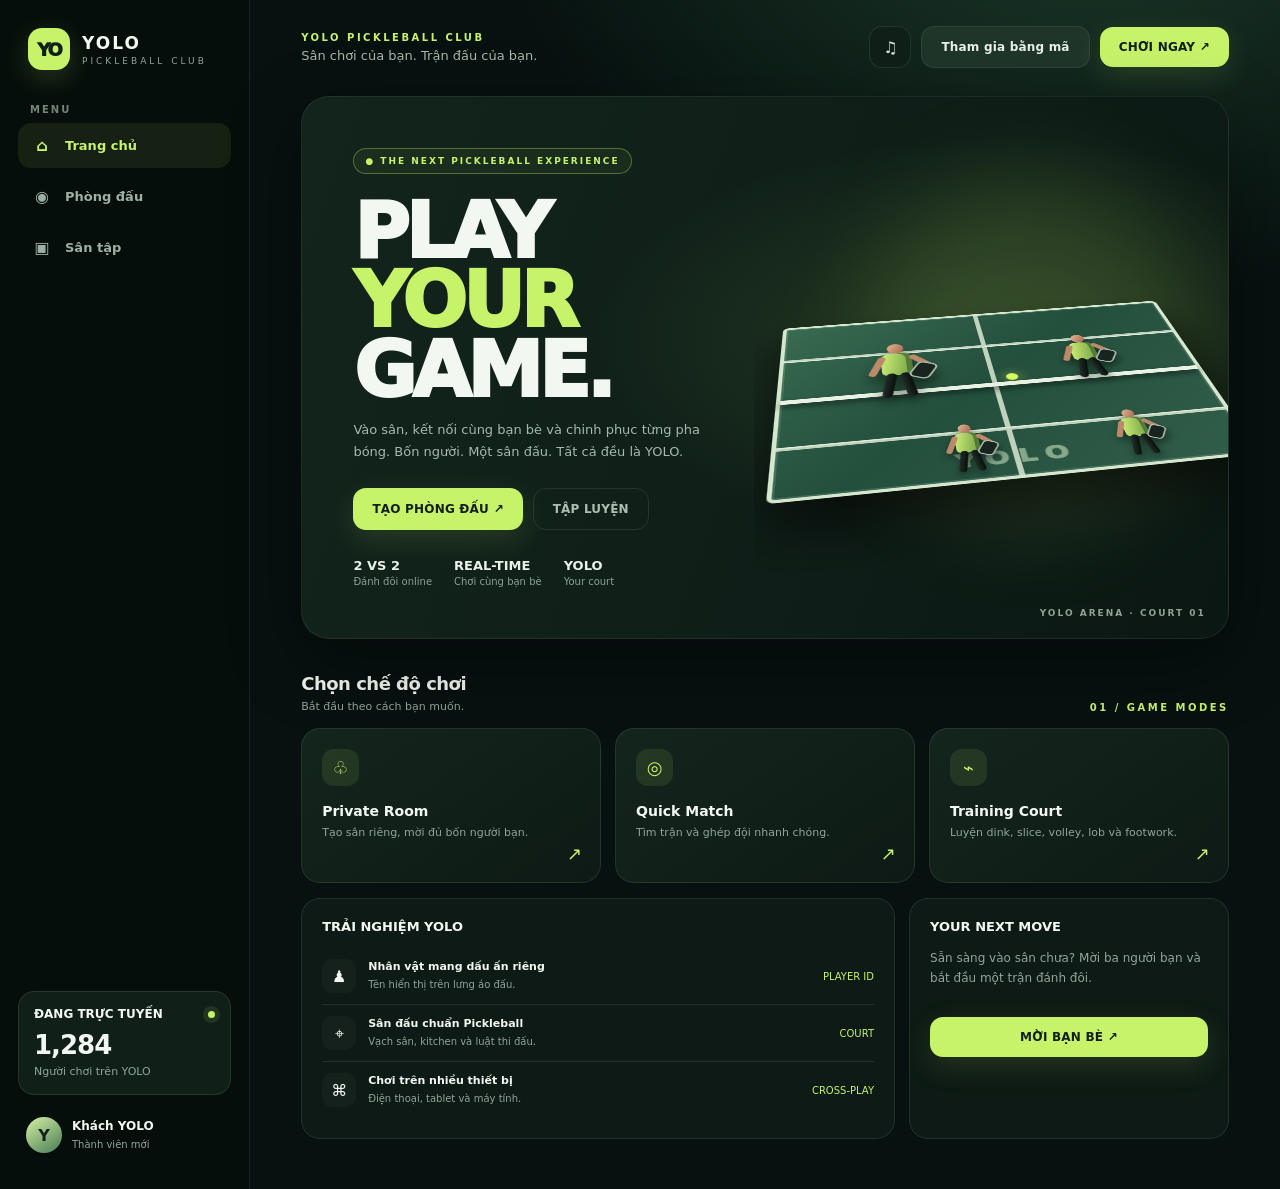
<file: index (11).html>
<!doctype html>
<html lang="vi">
<head>
<meta charset="utf-8">
<meta name="viewport" content="width=device-width, initial-scale=1, viewport-fit=cover">
<meta name="theme-color" content="#08120f">
<title>YOLO Pickleball — Play Your Game</title>
<style>
:root{
 --bg:#07110f;--panel:#0d1b17;--panel2:#12231d;--line:rgba(226,244,231,.10);
 --text:#f3f7f1;--muted:#91a59a;--lime:#c7f36b;--lime2:#a9df4f;
 --orange:#ffb36b;--red:#ff7777;--shadow:0 22px 70px rgba(0,0,0,.36);
 --radius:22px;
}
*{box-sizing:border-box}
html,body{margin:0;min-height:100%;background:radial-gradient(1000px 700px at 85% -10%,#1c392a 0%,transparent 60%),var(--bg);color:var(--text);font-family:Inter,ui-sans-serif,system-ui,-apple-system,BlinkMacSystemFont,"Segoe UI",sans-serif}
button,input{font:inherit}
button{cursor:pointer}
.app{min-height:100vh;display:grid;grid-template-columns:250px minmax(0,1fr)}
.sidebar{border-right:1px solid var(--line);padding:28px 18px;display:flex;flex-direction:column;gap:34px;background:rgba(5,14,11,.62);backdrop-filter:blur(18px)}
.brand{display:flex;align-items:center;gap:12px;padding:0 10px}
.brand-mark{width:42px;height:42px;border-radius:14px;background:var(--lime);display:grid;place-items:center;color:#102016;font-weight:1000;font-size:18px;letter-spacing:-2px;box-shadow:0 8px 28px #c7f36330}
.brand-name{font-weight:900;letter-spacing:2px;font-size:17px}.brand-sub{font-size:9px;color:var(--muted);letter-spacing:3px;margin-top:3px}
.nav-label{font-size:10px;color:#71857a;letter-spacing:2px;font-weight:800;padding:0 12px;margin-bottom:8px}
.nav{display:grid;gap:6px}
.nav button{border:0;color:#9eb0a5;background:transparent;text-align:left;padding:13px 14px;border-radius:13px;display:flex;gap:13px;align-items:center;font-weight:650;font-size:13px;transition:.2s}
.nav button:hover,.nav button.active{background:#c7f36b16;color:var(--lime)}
.nav .ico{width:20px;text-align:center;font-size:16px}
.side-bottom{margin-top:auto;display:grid;gap:14px}
.online{border:1px solid var(--line);background:#102019;border-radius:16px;padding:15px}
.online-top{display:flex;justify-content:space-between;align-items:center;font-size:12px;font-weight:750}
.pulse{width:7px;height:7px;background:var(--lime);border-radius:50%;box-shadow:0 0 0 5px #c7f36b19}
.online-num{font-size:26px;font-weight:900;margin-top:9px;letter-spacing:-1px}.online small{color:var(--muted);font-size:11px}
.profile{display:flex;align-items:center;gap:10px;padding:8px}
.avatar-mini{width:36px;height:36px;border-radius:50%;background:linear-gradient(145deg,#d6f2a3,#477b56);display:grid;place-items:center;color:#142019;font-weight:900}
.profile strong{font-size:12px;display:block}.profile small{font-size:10px;color:var(--muted)}
main{min-width:0;padding:26px clamp(18px,4vw,56px) 50px}
.topbar{display:flex;align-items:center;justify-content:space-between;gap:20px;margin-bottom:28px}
.eyebrow{font-size:10px;color:var(--lime);letter-spacing:2.5px;font-weight:850}
.top-title{font-size:13px;color:#a8b8ad;margin-top:5px}
.top-actions{display:flex;gap:10px;align-items:center}
.icon-btn{width:42px;height:42px;border:1px solid var(--line);border-radius:13px;background:#102019;color:#dce8dd}
.primary,.secondary,.ghost{border:0;border-radius:13px;padding:13px 19px;font-size:12px;font-weight:850;letter-spacing:.2px;transition:.2s}
.primary{background:var(--lime);color:#132016;box-shadow:0 9px 30px #c7f36b22}
.primary:hover{background:#d8ff88;transform:translateY(-1px)}
.secondary{background:#20352a;color:#e7f1e8;border:1px solid #ffffff12}
.ghost{background:transparent;color:#aebeb3;border:1px solid var(--line)}
.hero{position:relative;overflow:hidden;min-height:390px;border-radius:28px;border:1px solid #ffffff12;background:
 radial-gradient(650px 330px at 75% 45%,#a9d65a27,transparent 62%),
 linear-gradient(110deg,#13241c 0%,#102019 45%,#0b1713 100%);box-shadow:var(--shadow);display:grid;grid-template-columns:1fr 1.05fr}
.hero-copy{padding:clamp(26px,4vw,52px);position:relative;z-index:2;display:flex;flex-direction:column;justify-content:center;align-items:flex-start}
.hero-tag{border:1px solid #c7f36b55;color:var(--lime);border-radius:99px;padding:7px 11px;font-size:9px;font-weight:900;letter-spacing:2px;background:#c7f36b0d}
h1{font-size:clamp(42px,6vw,76px);line-height:.91;letter-spacing:-4px;margin:23px 0 14px;font-weight:950}
h1 span{color:var(--lime)}
.hero-copy p{color:#a7b8ad;line-height:1.7;max-width:390px;font-size:13px;margin:0 0 25px}
.hero-actions{display:flex;gap:10px;flex-wrap:wrap}
.hero-meta{display:flex;gap:22px;margin-top:28px;color:#8da096;font-size:10px}
.hero-meta b{color:#e8f1e8;font-size:13px;display:block;margin-bottom:3px}
.court-stage{position:relative;min-height:350px;display:grid;place-items:center;perspective:850px;overflow:hidden}
.arena-glow{position:absolute;width:72%;height:65%;background:#b9ee6920;filter:blur(45px);border-radius:50%;top:14%;right:5%}
.court{position:relative;width:min(88%,600px);aspect-ratio:1.45;transform:rotateX(58deg) rotateZ(-9deg) translateY(30px);border:4px solid #d5e7ce;border-radius:7px;background:linear-gradient(135deg,#386b50,#234f3d 48%,#315e49);box-shadow:0 35px 60px #0009, inset 0 0 0 2px #ffffff22}
.court:before{content:"";position:absolute;inset:0;background:linear-gradient(90deg,transparent 49.5%,#e7f2dd 49.5%,#e7f2dd 50.5%,transparent 50.5%),linear-gradient(0deg,transparent 23%,#e7f2dd 23%,#e7f2dd 24%,transparent 24%,transparent 76%,#e7f2dd 76%,#e7f2dd 77%,transparent 77%);opacity:.8}
.court:after{content:"";position:absolute;left:0;right:0;top:49%;height:7px;background:#eaf1e5;box-shadow:0 5px 10px #0008}
.kitchen{position:absolute;top:24%;bottom:24%;left:0;right:0;border-top:2px solid #dce9d8;border-bottom:2px solid #dce9d8}
.court-logo{position:absolute;bottom:4%;left:50%;transform:translateX(-50%);font-size:25px;letter-spacing:8px;font-weight:1000;color:#d9f0cb88}
.player{position:absolute;width:42px;height:102px;z-index:2;transform:translateZ(35px);filter:drop-shadow(0 14px 8px #06100a88)}
.player .head{position:absolute;left:14px;top:0;width:17px;height:19px;border-radius:50%;background:linear-gradient(120deg,#e9b99a,#9e6549)}
.player .body{position:absolute;left:7px;top:19px;width:31px;height:42px;border-radius:10px 10px 7px 7px;background:linear-gradient(100deg,#d2f27a,#6e9d42);box-shadow:inset -6px 0 #547c36}
.player .arm{position:absolute;top:25px;width:8px;height:37px;border-radius:9px;background:#bd896b;transform-origin:top}
.player .arm.a{left:5px;transform:rotate(20deg)}.player .arm.b{right:1px;transform:rotate(-40deg)}
.player .leg{position:absolute;top:57px;width:10px;height:43px;border-radius:8px;background:linear-gradient(90deg,#202c27,#080f0c);transform-origin:top}
.player .leg.a{left:12px;transform:rotate(10deg)}.player .leg.b{left:24px;transform:rotate(-8deg)}
.player .paddle{position:absolute;right:-17px;top:40px;width:22px;height:30px;border-radius:7px;background:#18241f;border:2px solid #b5c3b5;transform:rotate(28deg)}
.player.p2{transform:translateZ(28px) scale(.83);filter:drop-shadow(0 10px 7px #06100a88)}
.player.p3,.player.p4{transform:translateZ(20px) scale(.68);filter:drop-shadow(0 9px 7px #06100a88)}
.ball{position:absolute;width:12px;height:12px;background:#d8fa61;border-radius:50%;top:44%;left:53%;z-index:4;box-shadow:0 0 15px #d8fa61aa}
.court-label{position:absolute;bottom:20px;right:22px;color:#d5e6d8aa;font-size:9px;letter-spacing:2px;font-weight:900}
.section-head{display:flex;align-items:end;justify-content:space-between;margin:34px 0 15px;gap:15px}
.section-head h2{font-size:18px;letter-spacing:-.5px;margin:0}.section-head p{color:var(--muted);font-size:11px;margin:6px 0 0}
.mode-grid{display:grid;grid-template-columns:repeat(3,1fr);gap:14px}
.mode-card{background:linear-gradient(145deg,#14251d,#0e1a15);border:1px solid var(--line);border-radius:19px;padding:20px;min-height:155px;position:relative;overflow:hidden;cursor:pointer;transition:.2s}
.mode-card:hover{transform:translateY(-3px);border-color:#c7f36b66;background:#172b20}
.mode-icon{width:37px;height:37px;border-radius:12px;background:#c7f36b18;color:var(--lime);display:grid;place-items:center;font-size:18px;margin-bottom:17px}
.mode-card h3{font-size:14px;margin:0 0 6px}.mode-card p{font-size:11px;color:var(--muted);margin:0;line-height:1.5}
.mode-arrow{position:absolute;right:18px;bottom:18px;color:var(--lime);font-size:18px}
.bottom-grid{display:grid;grid-template-columns:1.3fr .7fr;gap:14px;margin-top:15px}
.panel{border:1px solid var(--line);background:#0d1a15;border-radius:19px;padding:20px}
.panel h3{font-size:13px;margin:0 0 14px}
.feature-row{display:flex;align-items:center;gap:12px;padding:11px 0;border-top:1px solid var(--line)}
.feature-row:first-of-type{border-top:0}
.feature-icon{width:34px;height:34px;display:grid;place-items:center;background:#ffffff08;border-radius:10px}
.feature-row b{font-size:11px;display:block}.feature-row small{font-size:10px;color:var(--muted)}
.feature-row em{margin-left:auto;color:var(--lime);font-size:10px;font-style:normal}
.screen{display:none}.screen.active{display:block}
.page-heading{display:flex;justify-content:space-between;align-items:end;gap:15px;margin:12px 0 22px}
.page-heading h1{font-size:42px;letter-spacing:-2px;margin:8px 0 0}.page-heading p{color:var(--muted);font-size:12px;margin:7px 0 0}
.lobby-wrap{display:grid;grid-template-columns:1.25fr .75fr;gap:16px}
.lobby-card,.settings-card{border:1px solid var(--line);background:linear-gradient(145deg,#13231b,#0d1914);border-radius:22px;padding:22px}
.lobby-top{display:flex;justify-content:space-between;align-items:center;margin-bottom:18px}
.room-code{background:#ffffff08;border:1px solid var(--line);border-radius:10px;padding:8px 12px;color:var(--lime);font-weight:900;letter-spacing:2px;font-size:12px}
.slots{display:grid;grid-template-columns:repeat(2,1fr);gap:12px}
.slot{min-height:170px;border:1px solid #ffffff12;background:linear-gradient(160deg,#1b3024,#0c1712);border-radius:17px;padding:16px;position:relative;overflow:hidden}
.slot.ready{border-color:#c7f36b55}
.slot-num{font-size:9px;color:#81978a;letter-spacing:2px;font-weight:900}
.mini-player{height:77px;display:flex;justify-content:center;align-items:center;position:relative}
.mini-person{width:32px;height:63px;position:relative;filter:drop-shadow(0 7px 7px #0009)}
.mini-person:before{content:"";position:absolute;top:0;left:10px;width:13px;height:14px;border-radius:50%;background:#d1a081}
.mini-person:after{content:"";position:absolute;top:14px;left:4px;width:25px;height:27px;border-radius:7px;background:linear-gradient(100deg,#d2f27a,#618c40)}
.mini-person i{position:absolute;top:39px;left:8px;width:8px;height:24px;background:#202c27;border-radius:6px;box-shadow:10px 0 #202c27}
.slot-name{font-size:12px;font-weight:850;text-align:center}.slot-state{font-size:9px;color:var(--muted);text-align:center;margin-top:4px}
.slot .team-tag{position:absolute;top:13px;right:13px;font-size:8px;color:#c7f36b;background:#c7f36b14;border-radius:30px;padding:5px 7px}
.empty-plus{width:42px;height:42px;border-radius:50%;border:1px dashed #789083;color:#9db0a4;display:grid;place-items:center;font-size:20px;margin:auto}
.form-label{font-size:10px;color:#a7b7ab;font-weight:800;display:block;margin:15px 0 7px}
.field{width:100%;background:#08130f;border:1px solid #ffffff1a;border-radius:11px;padding:12px 13px;color:#f3f7f1;outline:none}
.field:focus{border-color:#c7f36b88}
.color-row{display:flex;gap:8px;margin-top:10px}
.swatch{width:25px;height:25px;border-radius:50%;border:2px solid transparent}.swatch.selected{outline:2px solid var(--lime);outline-offset:3px}
.full{width:100%;margin-top:16px}
.match-top{display:flex;align-items:center;justify-content:space-between;margin:10px 0 15px}
.scoreboard{display:flex;align-items:center;gap:22px;background:#101f18;border:1px solid var(--line);padding:12px 22px;border-radius:16px}
.score-team{text-align:center;min-width:80px}.score-team small{display:block;color:var(--muted);font-size:9px;letter-spacing:1px}.score-team strong{font-size:30px;letter-spacing:-1px}.score-team.you strong{color:var(--lime)}.score-sep{color:#718278;font-size:11px;font-weight:900}
.match-arena{position:relative;min-height:440px;border:1px solid #ffffff18;border-radius:24px;overflow:hidden;background:radial-gradient(ellipse at 50% 30%,#335f43,#193c2c 60%,#0d2118);box-shadow:var(--shadow)}
.arena-ceiling{position:absolute;inset:0;background:repeating-linear-gradient(90deg,transparent 0 90px,#ffffff06 91px 93px),linear-gradient(180deg,#d6eddf0d,transparent 50%)}
.match-court{position:absolute;width:76%;height:76%;left:12%;top:11%;border:3px solid #e5eee2;border-radius:3px;transform:perspective(700px) rotateX(12deg);background:linear-gradient(120deg,#315f78,#254e69 52%,#326b7d);box-shadow:0 20px 45px #0007}
.match-court:before{content:"";position:absolute;inset:0;background:linear-gradient(90deg,transparent 49.5%,#e5eee2 49.5%,#e5eee2 50.5%,transparent 50.5%),linear-gradient(0deg,transparent 24%,#e5eee2 24%,#e5eee2 24.7%,transparent 24.7%,transparent 75.3%,#e5eee2 75.3%,#e5eee2 76%,transparent 76%);opacity:.8}
.match-court:after{content:"";position:absolute;left:0;right:0;top:50%;height:5px;background:#f4f7ef;box-shadow:0 4px 9px #0008}
.match-kitchen{position:absolute;top:25%;bottom:25%;left:0;right:0;border-top:2px solid #e5eee2;border-bottom:2px solid #e5eee2}
.yolo-mark{position:absolute;bottom:7%;left:50%;transform:translateX(-50%);font-size:clamp(16px,3vw,28px);font-weight:1000;letter-spacing:8px;color:#e5f1d4a0}
.match-person{position:absolute;width:50px;height:125px;z-index:4;filter:drop-shadow(0 12px 8px #0009)}
.match-person .mh{position:absolute;top:0;left:17px;width:19px;height:20px;border-radius:50%;background:#d2a080}
.match-person .mb{position:absolute;top:20px;left:8px;width:37px;height:47px;border-radius:10px 10px 7px 7px;background:linear-gradient(100deg,#d7f57e,#709d42)}
.match-person .ml{position:absolute;top:63px;left:14px;width:11px;height:56px;border-radius:8px;background:#17211c;transform:rotate(8deg);transform-origin:top}
.match-person .ml.r{left:29px;transform:rotate(-7deg)}
.match-person .ma{position:absolute;top:27px;left:3px;width:9px;height:43px;border-radius:8px;background:#bd8b6e;transform:rotate(18deg);transform-origin:top}
.match-person .ma.r{left:41px;transform:rotate(-45deg)}
.match-person .jersey-name{position:absolute;top:34px;left:11px;width:32px;text-align:center;font-size:5px;font-weight:1000;color:#1d2b17;letter-spacing:.4px;z-index:3}
.match-person .paddle{position:absolute;top:56px;right:-7px;width:21px;height:27px;border-radius:6px;background:#15241d;border:2px solid #d6e3d1;transform:rotate(22deg)}
.match-person.back{transform:scale(1.05)}
.match-person.far{transform:scale(.62);opacity:.95}
.match-ball{position:absolute;width:12px;height:12px;background:#d8f35f;border-radius:50%;left:53%;top:45%;box-shadow:0 0 16px #d8f35f}
.match-hud{position:absolute;inset:auto 18px 16px;display:flex;justify-content:space-between;align-items:end;gap:10px;z-index:5}
.hud-tip{background:#07110fc9;border:1px solid #ffffff1c;border-radius:11px;padding:9px 12px;font-size:9px;color:#d6e3d7;backdrop-filter:blur(12px)}
.controls{display:flex;gap:7px;flex-wrap:wrap;justify-content:end}
.control{border:1px solid #ffffff24;background:#07110fd9;color:#f0f5ed;border-radius:12px;padding:10px 12px;font-size:10px;font-weight:850;min-width:58px}
.control.primary-control{background:var(--lime);color:#152016;border-color:var(--lime)}
.match-bottom{display:flex;justify-content:space-between;align-items:center;margin-top:14px;gap:12px}
.match-bottom small{color:var(--muted);font-size:10px}
.toast{position:fixed;left:50%;bottom:24px;transform:translate(-50%,20px);background:#d5f58c;color:#172219;border-radius:12px;padding:12px 17px;font-size:12px;font-weight:800;opacity:0;pointer-events:none;transition:.25s;z-index:20;box-shadow:var(--shadow)}
.toast.show{opacity:1;transform:translate(-50%,0)}
.modal-back{display:none;position:fixed;inset:0;background:#0009;backdrop-filter:blur(8px);z-index:30;place-items:center;padding:20px}
.modal-back.show{display:grid}
.modal{width:min(100%,420px);background:#102019;border:1px solid var(--line);border-radius:22px;padding:24px;box-shadow:var(--shadow)}
.modal h2{margin:0 0 8px;font-size:22px}.modal p{color:var(--muted);font-size:12px;line-height:1.6}
.modal-actions{display:flex;gap:9px;margin-top:18px}
@media(max-width:900px){
 .app{grid-template-columns:76px minmax(0,1fr)}.sidebar{padding:22px 10px;align-items:center}.brand{padding:0}.brand-name,.brand-sub,.nav-label,.nav button .nav-text,.online,.profile .profile-text{display:none}.nav{width:100%}.nav button{justify-content:center;padding:13px 5px}.side-bottom{width:100%;justify-items:center}
 main{padding:22px 22px 40px}.hero{grid-template-columns:1fr .9fr}.hero-copy{padding:30px}.hero h1{font-size:54px}
}
@media(max-width:650px){
 .app{display:block;padding-bottom:72px}.sidebar{position:fixed;z-index:15;left:0;right:0;bottom:0;top:auto;height:66px;padding:7px 12px;border-right:0;border-top:1px solid var(--line);display:block;background:#08130ff2}
 .brand,.nav-label,.side-bottom{display:none}.nav{display:flex;justify-content:space-around}.nav button{flex:1;display:flex;flex-direction:column;gap:3px;padding:6px 2px;font-size:9px}.nav button .nav-text{display:block;font-size:8px}
 main{padding:18px 14px 30px}.topbar{margin-bottom:18px}.top-actions .secondary{display:none}
 .hero{display:block;min-height:0}.hero-copy{padding:27px 23px 18px}.hero h1{font-size:51px;letter-spacing:-3px;margin:18px 0 12px}.hero-copy p{font-size:12px}.hero-meta{margin-top:19px}
 .court-stage{min-height:205px}.court{width:78%;transform:rotateX(58deg) rotateZ(-9deg) translateY(6px)}.court-label{bottom:8px}
 .mode-grid{grid-template-columns:1fr}.mode-card{min-height:115px;padding:16px}.mode-icon{margin-bottom:10px}.bottom-grid{grid-template-columns:1fr}
 .section-head{margin-top:25px}.page-heading h1{font-size:34px}.lobby-wrap{grid-template-columns:1fr}.lobby-card,.settings-card{padding:15px}.slot{min-height:145px}.match-top{align-items:flex-start;flex-direction:column}.scoreboard{width:100%;justify-content:center}.match-arena{min-height:430px}.match-court{width:90%;left:5%;height:75%}.match-person{transform:scale(.82)}.match-person.far{transform:scale(.53)}.match-hud{inset:auto 8px 9px;display:grid;gap:7px}.controls{justify-content:center}.control{padding:10px 8px;min-width:52px}.hud-tip{justify-self:start}.match-bottom{align-items:flex-start;flex-direction:column}
}
</style>
</head>
<body>
<div class="app">
 <aside class="sidebar">
  <div class="brand"><div class="brand-mark">YO</div><div><div class="brand-name">YOLO</div><div class="brand-sub">PICKLEBALL CLUB</div></div></div>
  <div style="width:100%">
   <div class="nav-label">MENU</div>
   <nav class="nav">
    <button class="active" data-screen="home"><span class="ico">⌂</span><span class="nav-text">Trang chủ</span></button>
    <button data-screen="lobby"><span class="ico">◉</span><span class="nav-text">Phòng đấu</span></button>
    <button data-screen="match"><span class="ico">▣</span><span class="nav-text">Sân tập</span></button>
   </nav>
  </div>
  <div class="side-bottom">
   <div class="online"><div class="online-top"><span>ĐANG TRỰC TUYẾN</span><i class="pulse"></i></div><div class="online-num">1,284</div><small>Người chơi trên YOLO</small></div>
   <div class="profile"><div class="avatar-mini">Y</div><div class="profile-text"><strong>Khách YOLO</strong><small>Thành viên mới</small></div></div>
  </div>
 </aside>
 <main>
  <div class="topbar">
   <div><div class="eyebrow">YOLO PICKLEBALL CLUB</div><div class="top-title">Sân chơi của bạn. Trận đấu của bạn.</div></div>
   <div class="top-actions"><button class="icon-btn" title="Âm thanh">♫</button><button class="secondary" id="openJoin">Tham gia bằng mã</button><button class="primary" id="quickPlay">CHƠI NGAY ↗</button></div>
  </div>

  <section class="screen active" id="home">
   <div class="hero">
    <div class="hero-copy">
     <div class="hero-tag">● THE NEXT PICKLEBALL EXPERIENCE</div>
     <h1>PLAY<br><span>YOUR</span><br>GAME.</h1>
     <p>Vào sân, kết nối cùng bạn bè và chinh phục từng pha bóng. Bốn người. Một sân đấu. Tất cả đều là YOLO.</p>
     <div class="hero-actions"><button class="primary" id="createRoom">TẠO PHÒNG ĐẤU ↗</button><button class="ghost" id="train">TẬP LUYỆN</button></div>
     <div class="hero-meta"><div><b>2 VS 2</b>Đánh đôi online</div><div><b>REAL-TIME</b>Chơi cùng bạn bè</div><div><b>YOLO</b>Your court</div></div>
    </div>
    <div class="court-stage">
     <div class="arena-glow"></div>
     <div class="court">
      <div class="kitchen"></div><div class="court-logo">YOLO</div>
      <div class="player" style="left:22%;top:17%"><div class="head"></div><div class="body"></div><div class="arm a"></div><div class="arm b"></div><div class="leg a"></div><div class="leg b"></div><div class="paddle"></div></div>
      <div class="player p2" style="left:69%;top:18%"><div class="head"></div><div class="body"></div><div class="arm a"></div><div class="arm b"></div><div class="leg a"></div><div class="leg b"></div><div class="paddle"></div></div>
      <div class="player p3" style="left:35%;top:66%"><div class="head"></div><div class="body"></div><div class="arm a"></div><div class="arm b"></div><div class="leg a"></div><div class="leg b"></div><div class="paddle"></div></div>
      <div class="player p4" style="left:72%;top:66%"><div class="head"></div><div class="body"></div><div class="arm a"></div><div class="arm b"></div><div class="leg a"></div><div class="leg b"></div><div class="paddle"></div></div>
      <div class="ball"></div>
     </div>
     <div class="court-label">YOLO ARENA · COURT 01</div>
    </div>
   </div>
   <div class="section-head"><div><h2>Chọn chế độ chơi</h2><p>Bắt đầu theo cách bạn muốn.</p></div><span class="eyebrow">01 / GAME MODES</span></div>
   <div class="mode-grid">
    <div class="mode-card" data-go="lobby"><div class="mode-icon">♧</div><h3>Private Room</h3><p>Tạo sân riêng, mời đủ bốn người bạn.</p><div class="mode-arrow">↗</div></div>
    <div class="mode-card" data-go="lobby"><div class="mode-icon">◎</div><h3>Quick Match</h3><p>Tìm trận và ghép đội nhanh chóng.</p><div class="mode-arrow">↗</div></div>
    <div class="mode-card" data-go="match"><div class="mode-icon">⌁</div><h3>Training Court</h3><p>Luyện dink, slice, volley, lob và footwork.</p><div class="mode-arrow">↗</div></div>
   </div>
   <div class="bottom-grid">
    <div class="panel"><h3>TRẢI NGHIỆM YOLO</h3>
     <div class="feature-row"><div class="feature-icon">♟</div><div><b>Nhân vật mang dấu ấn riêng</b><small>Tên hiển thị trên lưng áo đấu.</small></div><em>PLAYER ID</em></div>
     <div class="feature-row"><div class="feature-icon">⌖</div><div><b>Sân đấu chuẩn Pickleball</b><small>Vạch sân, kitchen và luật thi đấu.</small></div><em>COURT</em></div>
     <div class="feature-row"><div class="feature-icon">⌘</div><div><b>Chơi trên nhiều thiết bị</b><small>Điện thoại, tablet và máy tính.</small></div><em>CROSS-PLAY</em></div>
    </div>
    <div class="panel"><h3>YOUR NEXT MOVE</h3><p style="font-size:12px;line-height:1.7;color:var(--muted)">Sẵn sàng vào sân chưa? Mời ba người bạn và bắt đầu một trận đánh đôi.</p><button class="primary full" id="inviteBtn">MỜI BẠN BÈ ↗</button></div>
   </div>
  </section>

  <section class="screen" id="lobby">
   <div class="page-heading"><div><div class="eyebrow">YOLO ARENA / PRIVATE MATCH</div><h1>Phòng đấu.</h1><p>Tạo đội hình của bạn. Bốn vị trí, hai đội.</p></div><button class="ghost" data-go="home">← Trang chủ</button></div>
   <div class="lobby-wrap">
    <div class="lobby-card">
     <div class="lobby-top"><div><div class="eyebrow">PLAYER LOBBY</div><h2 style="font-size:19px;margin:6px 0 0">Sân YOLO · Đánh đôi</h2></div><div class="room-code" id="roomCode">YOLO-2486</div></div>
     <div class="slots">
      <div class="slot ready"><span class="team-tag">TEAM A</span><div class="slot-num">PLAYER 01</div><div class="mini-player"><div class="mini-person"><i></i></div></div><div class="slot-name" id="slotName">YOUR NAME</div><div class="slot-state">● Bạn · Chủ phòng</div></div>
      <div class="slot"><span class="team-tag">TEAM B</span><div class="slot-num">PLAYER 02</div><div class="mini-player"><div class="empty-plus">+</div></div><div class="slot-name">Đang chờ người chơi</div><div class="slot-state">Chia sẻ mã phòng để mời</div></div>
      <div class="slot"><span class="team-tag">TEAM A</span><div class="slot-num">PLAYER 03</div><div class="mini-player"><div class="empty-plus">+</div></div><div class="slot-name">Đang chờ người chơi</div><div class="slot-state">Chưa tham gia</div></div>
      <div class="slot"><span class="team-tag">TEAM B</span><div class="slot-num">PLAYER 04</div><div class="mini-player"><div class="empty-plus">+</div></div><div class="slot-name">Đang chờ người chơi</div><div class="slot-state">Chưa tham gia</div></div>
     </div>
     <div style="display:flex;justify-content:space-between;align-items:center;gap:10px;margin-top:18px"><span style="font-size:10px;color:var(--muted)">Cần đủ 4 người để bắt đầu trận.</span><button class="primary" id="startMatch">BẮT ĐẦU TẬP ↗</button></div>
    </div>
    <div class="settings-card">
     <div class="eyebrow">PLAYER PROFILE</div><h3 style="font-size:18px;margin:8px 0 4px">Tùy chỉnh người chơi</h3><p style="font-size:11px;color:var(--muted);line-height:1.6;margin:0">Tên này sẽ xuất hiện trên lưng áo nhân vật trong trận.</p>
     <label class="form-label" for="playerName">TÊN TRÊN ÁO ĐẤU</label><input class="field" id="playerName" maxlength="14" placeholder="Nhập tên của bạn" value="YOUR NAME">
     <div style="display:flex;justify-content:space-between;margin-top:7px"><small style="color:var(--muted);font-size:9px">Tối đa 14 ký tự</small><small id="namePreview" style="color:var(--lime);font-size:9px;font-weight:900">YOUR NAME</small></div>
     <label class="form-label">MÀU ÁO</label><div class="color-row"><button class="swatch selected" data-color="#c7f36b" style="background:#c7f36b"></button><button class="swatch" data-color="#73c8e8" style="background:#73c8e8"></button><button class="swatch" data-color="#f0a0a0" style="background:#f0a0a0"></button><button class="swatch" data-color="#e7e9e3" style="background:#e7e9e3"></button></div>
     <button class="secondary full" id="copyCode">SAO CHÉP MÃ PHÒNG</button>
     <button class="ghost full" id="joinCode">NHẬP MÃ PHÒNG BẠN</button>
    </div>
   </div>
  </section>

  <section class="screen" id="match">
   <div class="match-top"><div><div class="eyebrow">YOLO ARENA / COURT 01</div><div style="font-size:19px;font-weight:900;margin-top:5px">Training Match</div></div>
    <div class="scoreboard"><div class="score-team you"><small>TEAM YOLO</small><strong id="scoreA">05</strong></div><div class="score-sep">—</div><div class="score-team"><small>OPPONENT</small><strong id="scoreB">04</strong></div></div>
    <button class="ghost" data-go="home">THOÁT SÂN</button>
   </div>
   <div class="match-arena">
    <div class="arena-ceiling"></div><div class="match-court"><div class="match-kitchen"></div><div class="yolo-mark">YOLO</div></div>
    <div class="match-person back" style="left:27%;top:47%"><div class="mh"></div><div class="mb"></div><div class="jersey-name" id="jerseyName">YOUR NAME</div><div class="ma"></div><div class="ma r"></div><div class="ml"></div><div class="ml r"></div><div class="paddle"></div></div>
    <div class="match-person back" style="left:57%;top:49%;transform:scale(.91)"><div class="mh"></div><div class="mb" style="background:linear-gradient(100deg,#83c8eb,#367c9c)"></div><div class="ma"></div><div class="ma r"></div><div class="ml"></div><div class="ml r"></div><div class="paddle"></div></div>
    <div class="match-person far" style="left:34%;top:15%"><div class="mh"></div><div class="mb" style="background:linear-gradient(100deg,#e7a1a1,#a75a61)"></div><div class="ma"></div><div class="ma r"></div><div class="ml"></div><div class="ml r"></div><div class="paddle"></div></div>
    <div class="match-person far" style="left:62%;top:15%"><div class="mh"></div><div class="mb" style="background:linear-gradient(100deg,#e7a1a1,#a75a61)"></div><div class="ma"></div><div class="ma r"></div><div class="ml"></div><div class="ml r"></div><div class="paddle"></div></div>
    <div class="match-ball" id="matchBall"></div>
    <div class="match-hud"><div class="hud-tip" id="shotTip">READY POSITION · Chọn cú đánh</div><div class="controls"><button class="control" data-shot="DINK">DINK</button><button class="control" data-shot="SLICE">SLICE</button><button class="control" data-shot="LOB">LOB</button><button class="control" data-shot="VOLLEY">VOLLEY</button><button class="control primary-control" data-shot="DRIVE">DRIVE</button></div></div>
   </div>
   <div class="match-bottom"><small>WASD / phím mũi tên để di chuyển · Chạm nút để chọn kỹ thuật</small><button class="secondary" id="resetScore">ĐẶT LẠI TỶ SỐ</button></div>
  </section>
 </main>
</div>
<div class="toast" id="toast">Đã cập nhật.</div>
<div class="modal-back" id="joinModal"><div class="modal"><h2>Tham gia sân YOLO</h2><p>Nhập mã phòng mà bạn bè gửi cho bạn.</p><label class="form-label">MÃ PHÒNG</label><input class="field" id="joinInput" placeholder="VD: YOLO-2486"><div class="modal-actions"><button class="ghost" id="closeModal" style="flex:1">HỦY</button><button class="primary" id="confirmJoin" style="flex:1">THAM GIA</button></div></div></div>
<script>
const $=s=>document.querySelector(s), $$=s=>[...document.querySelectorAll(s)];
let current='home',scoreA=5,scoreB=4;
function toast(t){$('#toast').textContent=t;$('#toast').classList.add('show');setTimeout(()=>$('#toast').classList.remove('show'),2200)}
function go(name){current=name;$$('.screen').forEach(x=>x.classList.toggle('active',x.id===name));$$('.nav button').forEach(x=>x.classList.toggle('active',x.dataset.screen===name));window.scrollTo({top:0,behavior:'smooth'})}
$$('[data-screen]').forEach(b=>b.addEventListener('click',()=>go(b.dataset.screen)));
$$('[data-go]').forEach(b=>b.addEventListener('click',()=>go(b.dataset.go)));
$$('[data-go="lobby"]').forEach(b=>b.addEventListener('click',()=>go('lobby')));
$$('.mode-card').forEach(c=>c.addEventListener('click',()=>go(c.dataset.go)));
$('#createRoom').onclick=()=>{go('lobby');toast('Đã tạo phòng YOLO mẫu. Chia sẻ mã phòng với bạn bè nhé.')};
$('#quickPlay').onclick=()=>{go('lobby');toast('Đang chuẩn bị sân chơi YOLO.')};
$('#train').onclick=()=>go('match');
$('#startMatch').onclick=()=>{go('match');toast('Sân tập đã sẵn sàng!')};
$('#openJoin').onclick=$('#joinCode').onclick=()=>$('#joinModal').classList.add('show');
$('#closeModal').onclick=()=>$('#joinModal').classList.remove('show');
$('#confirmJoin').onclick=()=>{let v=$('#joinInput').value.trim();if(!v){toast('Vui lòng nhập mã phòng.');return}$('#joinModal').classList.remove('show');go('lobby');toast('Đã gửi yêu cầu vào phòng '+v)};
$('#copyCode').onclick=async()=>{try{await navigator.clipboard.writeText($('#roomCode').textContent);toast('Đã sao chép mã phòng.')}catch(e){toast('Mã phòng: '+$('#roomCode').textContent)}};
$('#inviteBtn').onclick=()=>{go('lobby');toast('Tạo phòng để mời bạn bè.')};
$('#playerName').addEventListener('input',e=>{let v=e.target.value.trim()||'YOUR NAME';$('#namePreview').textContent=v.toUpperCase();$('#slotName').textContent=v.toUpperCase();$('#jerseyName').textContent=v.toUpperCase()});
$$('.swatch').forEach(b=>b.onclick=()=>{$$('.swatch').forEach(x=>x.classList.remove('selected'));b.classList.add('selected');let c=b.dataset.color;$$('.match-person .mb').forEach((x,i)=>{if(i<2)x.style.background=`linear-gradient(100deg,${c},color-mix(in srgb, ${c} 55%, #1c2a20))`})});
$$('[data-shot]').forEach(b=>b.onclick=()=>{let s=b.dataset.shot;$('#shotTip').textContent=s+' SELECTED · '+({DINK:'Bóng mềm vào kitchen',SLICE:'Cắt bóng tạo xoáy',LOB:'Bóng bổng qua đầu đối thủ',VOLLEY:'Đón bóng trên không',DRIVE:'Đánh nhanh và sâu'}[s]);let ball=$('#matchBall');ball.animate([{transform:'translate(0,0) scale(1)'},{transform:`translate(${s==='LOB'?'70px':s==='DINK'?'22px':'48px'},${s==='LOB'?'-90px':s==='DINK'?'12px':'-28px'}) scale(1.35)`},{transform:'translate(0,0) scale(1)'}],{duration:650,easing:'ease-in-out'})});
$('#resetScore').onclick=()=>{scoreA=0;scoreB=0;$('#scoreA').textContent='00';$('#scoreB').textContent='00';toast('Đã đặt lại tỷ số.')};
document.addEventListener('keydown',e=>{if(current!=='match')return;let keys=['ArrowUp','ArrowDown','ArrowLeft','ArrowRight','w','a','s','d'];if(keys.includes(e.key))e.preventDefault()});
</script>
</body></html>
</file>
